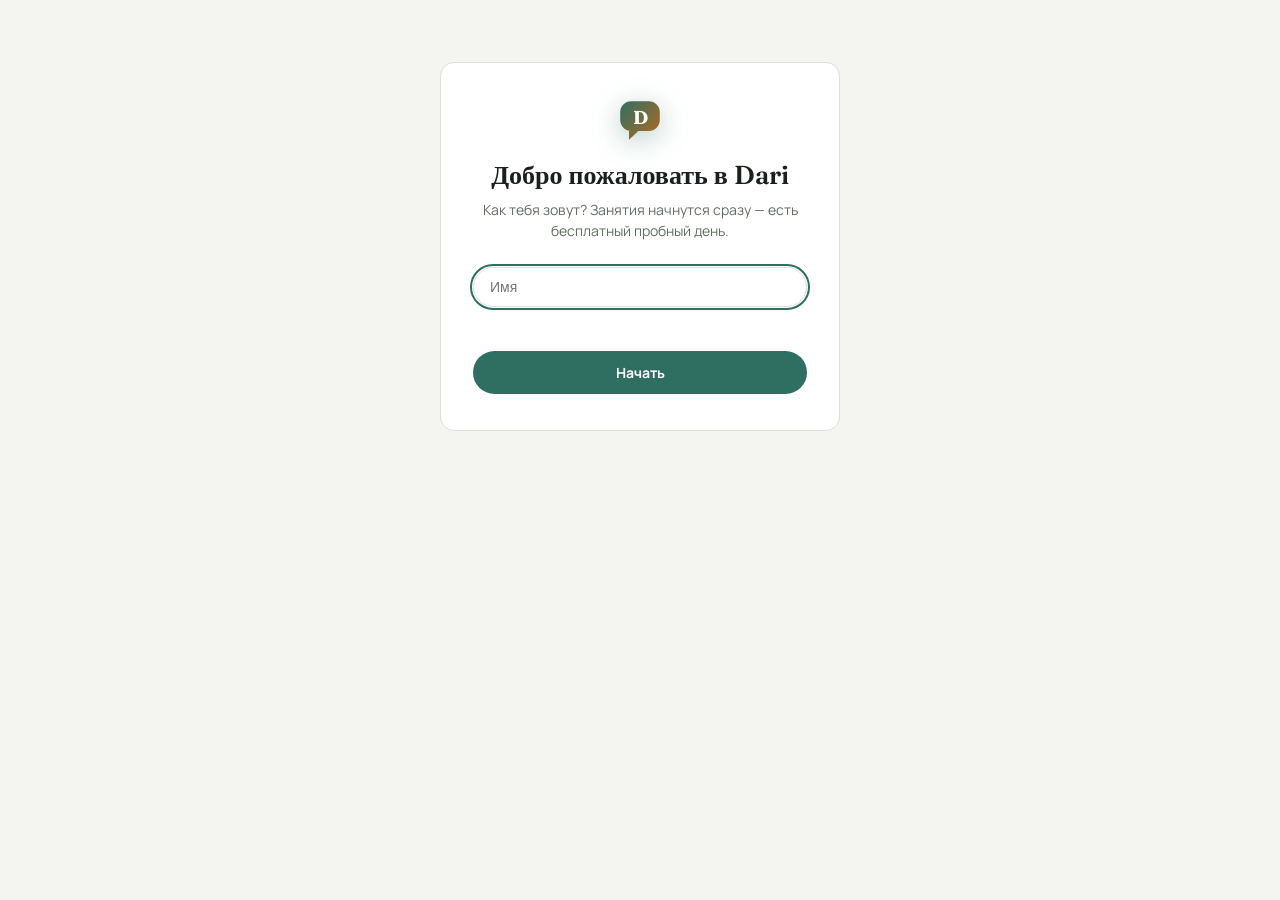
<file: wwwroot/index.html>
<!doctype html>
<html lang="ru">
<head>
<meta charset="utf-8">
<meta name="viewport" content="width=device-width, initial-scale=1, maximum-scale=1, user-scalable=no, viewport-fit=cover">
<title>Dari</title>
<link rel="icon" type="image/svg+xml" href="data:image/svg+xml,%3Csvg xmlns='http://www.w3.org/2000/svg' viewBox='0 0 40 40'%3E%3Cdefs%3E%3ClinearGradient id='g' x1='2' y1='2' x2='38' y2='34' gradientUnits='userSpaceOnUse'%3E%3Cstop offset='0' stop-color='%232E6F62'/%3E%3Cstop offset='1' stop-color='%23AE6A22'/%3E%3C/linearGradient%3E%3C/defs%3E%3Crect x='2' y='2' width='36' height='27' rx='10' fill='url(%23g)'/%3E%3Cpath d='M10 29 L10 37 L18.5 29 Z' fill='url(%23g)'/%3E%3Ctext x='20' y='24' text-anchor='middle' font-family='Georgia,serif' font-weight='700' font-size='18' fill='%23FFFFFF'%3ED%3C/text%3E%3C/svg%3E">
<link rel="apple-touch-icon" href="data:image/svg+xml,%3Csvg xmlns='http://www.w3.org/2000/svg' viewBox='0 0 40 40'%3E%3Crect width='40' height='40' rx='9' fill='%232E6F62'/%3E%3Cdefs%3E%3ClinearGradient id='g2' x1='2' y1='2' x2='38' y2='38' gradientUnits='userSpaceOnUse'%3E%3Cstop offset='0' stop-color='%232E6F62'/%3E%3Cstop offset='1' stop-color='%23AE6A22'/%3E%3C/linearGradient%3E%3C/defs%3E%3Crect width='40' height='40' rx='9' fill='url(%23g2)'/%3E%3Ctext x='20' y='27' text-anchor='middle' font-family='Georgia,serif' font-weight='700' font-size='22' fill='%23FFFFFF'%3ED%3C/text%3E%3C/svg%3E">
<meta name="apple-mobile-web-app-capable" content="yes">
<meta name="apple-mobile-web-app-title" content="Dari">
<meta name="theme-color" content="#2E6F62">
<link rel="preconnect" href="https://fonts.googleapis.com">
<link rel="stylesheet" href="https://fonts.googleapis.com/css2?family=Fraunces:opsz,wght@9..144,400;9..144,500;9..144,600;9..144,700&family=Manrope:wght@400;500;600;700;800&family=IBM+Plex+Mono:wght@400;500;600&display=swap">
<link rel="stylesheet" href="styles.css">
</head>
<body>
  <div class="app">
    <aside class="sidebar" id="sidebar"></aside>
    <main class="main"><div class="view" id="view"></div></main>
  </div>
  <nav class="tabbar" id="tabbar"></nav>
  <div class="toast" id="toast"></div>
  <div id="modal-root"></div>
  <script src="app.js"></script>
</body>
</html>
</file>
<file: wwwroot/styles.css>
:root{
  --bg:#F4F5F0;
  --surface:#FFFFFF;
  --surface-2:#EBEDE5;
  --surface-3:#EEF0E9;
  --ink:#1A211D;
  --ink-muted:#626D62;
  --ink-faint:#93998F;
  --border:#DCE0D5;
  --accent:#2E6F62;
  --accent-ink:#FFFFFF;
  --accent-soft:#DCEAE5;
  --accent-2:#AE6A22;
  --accent-2-soft:#F2E3CC;
  --success:#3F8F5F;
  --success-soft:#DFF0E4;
  --danger:#C24B41;
  --danger-soft:#F8E2DF;
  --warn:#B78620;
  --warn-soft:#F3E9D1;
  --shadow:0 1px 2px rgba(26,33,29,.06),0 6px 20px -8px rgba(26,33,29,.12);
  --radius-s:8px;
  --radius-m:14px;
  --radius-l:20px;
  --font-display:'Fraunces',Georgia,'Times New Roman',serif;
  --font-body:'Manrope',-apple-system,BlinkMacSystemFont,'Segoe UI',sans-serif;
  --font-mono:'IBM Plex Mono',ui-monospace,'SFMono-Regular',Consolas,monospace;
}
@media (prefers-color-scheme: dark){
  :root:not([data-theme="light"]){
    --bg:#121613; --surface:#191F1B; --surface-2:#202722; --surface-3:#1B211D;
    --ink:#E9EDE6; --ink-muted:#9CA79A; --ink-faint:#647063; --border:#2A322C;
    --accent:#63B9A3; --accent-ink:#0B1512; --accent-soft:#1C332C;
    --accent-2:#E1AC6E; --accent-2-soft:#372B1B;
    --success:#72C08F; --success-soft:#1D3324; --danger:#E58B82; --danger-soft:#3A2320;
    --warn:#E7C077; --warn-soft:#362C1A;
    --shadow:0 1px 2px rgba(0,0,0,.25),0 10px 28px -10px rgba(0,0,0,.5);
  }
}
:root[data-theme="dark"]{
  --bg:#121613; --surface:#191F1B; --surface-2:#202722; --surface-3:#1B211D;
  --ink:#E9EDE6; --ink-muted:#9CA79A; --ink-faint:#647063; --border:#2A322C;
  --accent:#63B9A3; --accent-ink:#0B1512; --accent-soft:#1C332C;
  --accent-2:#E1AC6E; --accent-2-soft:#372B1B;
  --success:#72C08F; --success-soft:#1D3324; --danger:#E58B82; --danger-soft:#3A2320;
  --warn:#E7C077; --warn-soft:#362C1A;
  --shadow:0 1px 2px rgba(0,0,0,.25),0 10px 28px -10px rgba(0,0,0,.5);
}
*{box-sizing:border-box;}
html,body{margin:0;padding:0;-webkit-text-size-adjust:100%;text-size-adjust:100%;touch-action:manipulation;}
body{background:var(--bg);color:var(--ink);font-family:var(--font-body);}
.app{display:flex;min-height:100vh;background:var(--bg);color:var(--ink);}
::selection{background:var(--accent-soft);color:var(--ink);}
button{font-family:inherit;color:inherit;}
a{color:inherit;}
h1,h2,h3{text-wrap:balance;margin:0;}
::-webkit-scrollbar{width:10px;height:10px;}
::-webkit-scrollbar-thumb{background:var(--border);border-radius:8px;}

/* ---------- sidebar ---------- */
.sidebar{width:236px;flex:0 0 236px;background:var(--surface-3);border-right:1px solid var(--border);display:flex;flex-direction:column;padding:20px 14px;position:sticky;top:0;height:100vh;overflow-y:auto;}
.brand{display:flex;align-items:center;gap:10px;padding:6px 10px 22px;}
.brand-mark{width:34px;height:34px;display:flex;align-items:center;justify-content:center;flex:none;}
.brand-mark svg{display:block;}
.brand-name{font-family:var(--font-display);font-weight:600;font-size:20px;letter-spacing:-.01em;}
.nav{display:flex;flex-direction:column;gap:2px;}
.nav-item{display:flex;align-items:center;gap:11px;padding:10px 12px;border-radius:var(--radius-s);color:var(--ink-muted);text-decoration:none;font-size:14.5px;font-weight:600;cursor:pointer;border:none;background:none;width:100%;text-align:left;}
.nav-item:hover{background:var(--surface-2);color:var(--ink);}
.nav-item.active{background:var(--accent-soft);color:var(--accent);}
.nav-item .ic{width:19px;height:19px;flex:none;}
.nav-spacer{flex:1;}
.sidebar-foot{padding:12px 10px 4px;font-size:12px;color:var(--ink-faint);border-top:1px solid var(--border);margin-top:8px;padding-top:14px;}
@keyframes pulse{50%{opacity:.35;}}
.tabbar{display:none;}

/* ---------- main ---------- */
.main{flex:1;min-width:0;}
.view{padding:34px 40px 80px;max-width:1180px;margin:0 auto;}
.view-narrow{max-width:760px;}
.page-head{display:flex;align-items:baseline;justify-content:space-between;gap:16px;margin-bottom:26px;flex-wrap:wrap;}
.page-title{font-family:var(--font-display);font-size:30px;font-weight:600;letter-spacing:-.01em;}
.page-sub{color:var(--ink-muted);font-size:14.5px;margin-top:4px;}

/* ---------- generic ---------- */
.card{background:var(--surface);border:1px solid var(--border);border-radius:var(--radius-m);}
.btn{display:inline-flex;align-items:center;justify-content:center;gap:8px;font-weight:700;font-size:14px;padding:11px 18px;border-radius:99px;border:1px solid transparent;cursor:pointer;transition:transform .08s ease;}
.btn:active{transform:scale(.97);}
.btn-primary{background:var(--accent);color:var(--accent-ink);}
.btn-primary:hover{filter:brightness(1.05);}
.btn-ghost{background:var(--surface-2);color:var(--ink);}
.btn-ghost:hover{background:var(--surface);border-color:var(--border);}
.btn-outline{background:transparent;border-color:var(--border);color:var(--ink);}
.btn-outline:hover{background:var(--surface-2);}
.btn-danger{background:var(--danger-soft);color:var(--danger);}
.btn:disabled{opacity:.45;cursor:not-allowed;}
.btn-sm{padding:7px 13px;font-size:12.5px;}
.btn-block{width:100%;}
.pill{display:inline-flex;align-items:center;gap:5px;font-size:11.5px;font-weight:700;padding:3px 9px;border-radius:99px;letter-spacing:.01em;}
.pill-level-A1,.pill-level-A2{background:var(--success-soft);color:var(--success);}
.pill-level-B1,.pill-level-B2{background:var(--warn-soft);color:var(--warn);}
.pill-level-C1{background:var(--danger-soft);color:var(--danger);}
.pill-muted{background:var(--surface-2);color:var(--ink-muted);}
.pill-accent{background:var(--accent-soft);color:var(--accent);}
.tag{background:var(--surface-2);color:var(--ink-muted);font-size:11.5px;font-weight:600;padding:3px 9px;border-radius:99px;}
.icon-btn{width:34px;height:34px;border-radius:50%;border:1px solid var(--border);background:var(--surface);display:inline-flex;align-items:center;justify-content:center;cursor:pointer;color:var(--ink-muted);flex:none;}
.icon-btn:hover{background:var(--surface-2);color:var(--ink);}
svg{display:block;}

/* ---------- onboarding ---------- */
.onboard-wrap{display:flex;justify-content:center;padding:28px 20px;}
.onboard-card{max-width:400px;width:100%;padding:36px 32px;text-align:center;}
.onboard-title{font-family:var(--font-display);font-size:26px;font-weight:600;margin-bottom:8px;}
.onboard-logo{display:flex;justify-content:center;margin-bottom:16px;}
.onboard-logo svg{filter:drop-shadow(0 6px 14px color-mix(in srgb, var(--accent) 35%, transparent));}
.onboard-sub{color:var(--ink-muted);font-size:14px;margin-bottom:26px;line-height:1.5;}
.code-input{width:100%;text-align:center;font-family:var(--font-mono);font-size:28px;letter-spacing:.35em;padding:14px 10px 14px 18px;border-radius:var(--radius-s);border:1px solid var(--border);background:var(--surface);color:var(--ink);}
.code-input:focus{outline:2px solid var(--accent);}
.onboard-error{color:var(--danger);font-size:13px;margin-top:12px;min-height:18px;}
.level-grid{display:grid;grid-template-columns:1fr 1fr;gap:10px;margin-top:6px;}
.level-btn{padding:18px 10px;border-radius:var(--radius-m);border:1px solid var(--border);background:var(--surface);cursor:pointer;text-align:center;}
.level-btn:hover{border-color:var(--accent);background:var(--accent-soft);}
.level-btn .lv-code{font-family:var(--font-display);font-size:22px;font-weight:600;}
.level-btn .lv-name{font-size:12px;color:var(--ink-muted);margin-top:2px;}

/* ---------- dashboard ---------- */
.home-head{margin-bottom:18px;}
.home-head-row{display:flex;align-items:center;gap:10px;margin-top:6px;flex-wrap:wrap;}
.level-pill-big{font-size:12.5px;padding:5px 12px;}
.compact-stat-row{display:grid;grid-template-columns:repeat(3,1fr);gap:10px;margin-bottom:18px;}
.compact-stat{background:var(--surface);border:1px solid var(--border);border-radius:var(--radius-s);padding:10px 8px;text-align:center;}
.cs-num{font-family:var(--font-mono);font-size:20px;font-weight:700;letter-spacing:-.01em;}
.cs-label{font-size:11px;color:var(--ink-muted);font-weight:600;margin-top:1px;}
.home-tasks-card{padding:18px 20px;}
.trial-locked-card{background:var(--accent-2-soft);border-color:var(--accent-2);}
.home-tasks-head{display:flex;justify-content:space-between;align-items:flex-start;gap:10px;margin-bottom:12px;flex-wrap:wrap;}
.today-chip-grid{display:grid;grid-template-columns:repeat(6,1fr);gap:8px;}
.today-chip{display:flex;flex-direction:column;align-items:center;gap:4px;padding:10px 4px;border-radius:var(--radius-s);background:var(--surface-2);border:1px solid transparent;cursor:pointer;text-align:center;}
.today-chip:hover{border-color:var(--border);}
.today-chip.done{background:var(--success-soft);}
.today-chip .tc-ic{width:26px;height:26px;border-radius:7px;background:var(--accent-soft);color:var(--accent);display:flex;align-items:center;justify-content:center;font-size:13px;}
.today-chip.done .tc-ic{background:var(--success);color:#fff;}
.today-chip .tc-label{font-size:10px;font-weight:700;line-height:1.2;}
.today-chip .tc-count{font-family:var(--font-mono);font-size:9.5px;color:var(--ink-muted);}
.today-chip.done .tc-count{color:var(--success);font-weight:700;}
.stat-grid{display:grid;grid-template-columns:repeat(4,1fr);gap:14px;margin-bottom:26px;}
.stat-card{padding:18px 20px;display:flex;flex-direction:column;gap:6px;}
.stat-num{font-family:var(--font-mono);font-size:30px;font-weight:600;letter-spacing:-.02em;font-variant-numeric:tabular-nums;}
.stat-label{font-size:13px;color:var(--ink-muted);font-weight:600;}
.cta-row{display:grid;grid-template-columns:1.3fr 1fr;gap:14px;margin-bottom:26px;}
.cta-card{padding:24px 26px;display:flex;flex-direction:column;gap:12px;position:relative;overflow:hidden;}
.cta-card.primary{background:var(--accent);color:var(--accent-ink);}
.cta-card.primary .cta-sub{color:color-mix(in srgb, var(--accent-ink) 75%, transparent);}
.cta-title{font-family:var(--font-display);font-size:22px;font-weight:600;}
.cta-sub{font-size:13.5px;color:var(--ink-muted);}
.cta-card.primary .btn-primary{background:var(--accent-ink);color:var(--accent);}
.cta-card .btn-outline{border-color:currentColor;}
.two-col{display:grid;grid-template-columns:1.1fr .9fr;gap:16px;}
.section-title{font-family:var(--font-display);font-size:17px;font-weight:600;margin-bottom:12px;}
.panel{padding:20px 22px;}
.level-row{display:flex;align-items:center;gap:12px;padding:9px 0;}
.level-row .lv-label{width:96px;flex:none;font-size:12.5px;font-weight:700;color:var(--ink-muted);}
.bar-track{flex:1;height:8px;border-radius:99px;background:var(--surface-2);overflow:hidden;}
.bar-fill{height:100%;border-radius:99px;background:var(--accent);transition:width .3s ease;}
.level-row .lv-count{width:64px;flex:none;text-align:right;font-family:var(--font-mono);font-size:12px;color:var(--ink-muted);}
.chart-wrap{padding:20px 22px;}
.info-grid{display:grid;grid-template-columns:repeat(3,1fr);gap:14px;}
.info-card{padding:18px 20px;display:flex;flex-direction:column;gap:6px;}
.info-ic{font-size:20px;line-height:1;}
.info-title{font-weight:700;font-size:14px;}
.info-text{font-size:12.5px;color:var(--ink-muted);line-height:1.5;}

/* ---------- block picker ---------- */
.tasks-cta{margin-bottom:16px;}
.tasks-cta .btn{width:100%;padding:14px 18px;font-size:15px;}
.overall-progress-strip{display:flex;align-items:center;gap:12px;margin-bottom:22px;padding:0 2px;}
.overall-progress-strip .ops-label{font-size:12px;color:var(--ink-muted);white-space:nowrap;}
.overall-progress-strip .ops-pct{font-family:var(--font-mono);font-size:12px;color:var(--ink-muted);white-space:nowrap;}
.overall-progress-strip .bar-track{height:5px;}
.overall-progress .bar-track{height:12px;margin-top:10px;}
.block-grid{display:grid;grid-template-columns:repeat(3,1fr);gap:14px;}
.block-card{padding:20px;cursor:pointer;display:flex;flex-direction:column;gap:8px;position:relative;}
.block-card:hover{border-color:var(--accent);}
.block-ic{width:38px;height:38px;border-radius:10px;background:var(--accent-soft);color:var(--accent);display:flex;align-items:center;justify-content:center;font-size:18px;}
.block-title{font-weight:700;font-size:15px;}
.block-desc{font-size:12.5px;color:var(--ink-muted);line-height:1.4;}
.block-progress{margin-top:6px;}
.block-progress .bar-track{height:6px;}
.block-progress-label{font-family:var(--font-mono);font-size:11px;color:var(--ink-muted);margin-top:4px;}
.block-done .block-ic{background:var(--success-soft);color:var(--success);}
.block-body{display:contents;}
.block-num{color:var(--ink-faint);font-weight:600;margin-right:4px;}
.block-soon{cursor:default;opacity:.55;}
.block-soon:hover{border-color:var(--border);}
.block-soon .block-ic{background:var(--surface-2);color:var(--ink-faint);}
.soon-badge{display:inline-block;font-size:10px;font-weight:700;letter-spacing:.04em;text-transform:uppercase;color:var(--ink-muted);background:var(--surface-2);border-radius:99px;padding:2px 7px;vertical-align:middle;margin-left:2px;}

/* ---------- session / swipe flashcard ---------- */
.session-shell{max-width:640px;margin:0 auto;}
.session-back{margin-bottom:14px;}
.session-goal{margin-bottom:16px;}
.session-goal-row{display:flex;justify-content:space-between;font-size:12.5px;color:var(--ink-muted);margin-bottom:6px;}
.session-goal-row b{color:var(--ink);font-family:var(--font-mono);font-weight:700;}
.session-goal .bar-track{height:7px;}
.session-goal.goal-met .bar-fill{background:var(--success);}
.flash-stage{position:relative;}
.flash{
  background:var(--surface);border:1px solid var(--border);border-radius:var(--radius-l);
  min-height:340px;display:flex;flex-direction:column;align-items:center;justify-content:flex-start;text-align:center;
  padding:78px 28px 66px;gap:14px;box-shadow:var(--shadow);position:relative;width:100%;
  touch-action:none;user-select:none;cursor:grab;overflow:hidden;z-index:2;
}
.flash.swiping{transition:none;cursor:grabbing;}
/* Practice screens (quiz/type/fill/listen/speak) reuse .flash for the
   shared card look, but don't need the swipe card's big top/bottom padding
   reserved for the up/down swipe-zone chevrons - that padding alone ate
   ~140px of vertical space that's sorely needed when the keyboard is open. */
.flash.flash-compact{min-height:0;padding:26px 24px;touch-action:auto;user-select:auto;cursor:default;}
.flash-badges{position:absolute;top:18px;left:20px;right:20px;display:flex;justify-content:space-between;align-items:flex-start;pointer-events:none;z-index:1;}
.flash-badges .right-badges{display:flex;gap:8px;align-items:center;pointer-events:auto;}
.flash-word{font-family:var(--font-display);font-size:44px;font-weight:600;letter-spacing:-.01em;line-height:1.1;}
.flash-ipa{font-family:var(--font-mono);color:var(--ink-muted);font-size:15px;}
.flash-translation{
  width:100%;max-width:420px;margin-top:16px;padding:16px 18px;background:var(--surface-2);
  border:1px solid var(--border);border-radius:var(--radius-m);display:flex;flex-direction:column;gap:10px;
}
.flash-ru{font-family:var(--font-display);font-size:24px;color:var(--accent-2);font-weight:600;}
.flash-ex{font-size:14.5px;line-height:1.5;color:var(--ink-muted);}
.flash-ex mark{background:var(--accent-soft);color:var(--accent);padding:0 3px;border-radius:4px;font-weight:700;}
.flash-ex-ru{font-size:13px;line-height:1.5;color:var(--ink-faint);}
.flash-hint{margin-top:10px;font-size:12.5px;font-weight:700;color:var(--accent);background:var(--accent-soft);padding:7px 16px;border-radius:99px;pointer-events:none;}
.flash-content{position:relative;z-index:1;display:flex;flex-direction:column;align-items:center;gap:2px;width:100%;}
.swipe-zone{
  position:absolute;left:0;right:0;height:50px;display:flex;align-items:center;
  justify-content:center;gap:8px;transition:opacity .06s linear;pointer-events:none;z-index:0;
}
.swipe-zone.up{top:0;background:linear-gradient(to bottom, color-mix(in srgb, var(--success) 30%, transparent), transparent);opacity:.55;}
.swipe-zone.down{bottom:0;background:linear-gradient(to top, color-mix(in srgb, var(--danger) 30%, transparent), transparent);opacity:.55;}
.swipe-zone .sz-arrow{font-size:26px;line-height:1;}
.swipe-zone.up .sz-arrow,.swipe-zone.up .sz-label{color:var(--success);}
.swipe-zone.down .sz-arrow,.swipe-zone.down .sz-label{color:var(--danger);}
.swipe-zone .sz-label{font-size:14px;font-family:var(--font-display);font-weight:700;}
.session-empty{text-align:center;padding:70px 20px;color:var(--ink-muted);}
.session-empty .big-ic{font-size:44px;margin-bottom:10px;}
.goal-modal{text-align:center;}
.goal-modal .big-ic{font-size:48px;margin-bottom:10px;}

/* ---------- bank ---------- */
.bank-controls{display:flex;gap:10px;margin-bottom:16px;flex-wrap:wrap;align-items:center;}
.search-input{flex:1;min-width:220px;padding:11px 16px;border-radius:99px;border:1px solid var(--border);background:var(--surface);color:var(--ink);font-size:14px;}
.search-input:focus{outline:2px solid var(--accent);outline-offset:1px;}
.chip-select{padding:10px 14px;border-radius:99px;border:1px solid var(--border);background:var(--surface);color:var(--ink);font-size:13px;font-weight:600;}
.bank-table-wrap{overflow-x:auto;}
.bank-table{width:100%;min-width:560px;border-collapse:collapse;}
.bank-row{cursor:pointer;border-bottom:1px solid var(--border);}
.bank-row:hover{background:var(--surface-2);}
.bank-row td{padding:11px 10px;font-size:14px;vertical-align:middle;}
.bank-word{font-weight:700;font-family:var(--font-display);font-size:16px;}
.bank-ru{color:var(--ink-muted);}
.status-dot{width:8px;height:8px;border-radius:50%;display:inline-block;margin-right:6px;}
.status-new .status-dot{background:var(--ink-faint);}
.status-review .status-dot{background:var(--accent);}
.status-mastered .status-dot{background:var(--success);}
.bank-count{color:var(--ink-muted);font-size:13px;margin:10px 0 20px;}
.star-btn{background:none;border:none;cursor:pointer;color:var(--ink-faint);padding:4px;}
.star-btn.on{color:var(--accent-2);}
.load-more{display:flex;justify-content:center;margin-top:18px;}

/* ---------- word detail modal ---------- */
.modal-backdrop{position:fixed;inset:0;background:rgba(10,14,11,.45);display:flex;align-items:center;justify-content:center;z-index:50;padding:20px;}
.modal{background:var(--surface);border-radius:var(--radius-l);max-width:480px;width:100%;padding:30px;box-shadow:var(--shadow);max-height:88vh;overflow-y:auto;}
.modal-top{display:flex;justify-content:space-between;align-items:flex-start;}
.modal-actions{display:flex;gap:10px;margin-top:22px;flex-wrap:wrap;}
.help-fab{
  position:fixed;top:16px;right:16px;width:34px;height:34px;border-radius:50%;z-index:60;
  background:var(--surface);border:1px solid var(--border);color:var(--ink-muted);font-family:var(--font-display);
  font-weight:700;font-size:15px;cursor:pointer;box-shadow:var(--shadow);
}
.help-fab:hover{color:var(--accent);border-color:var(--accent);}
.help-list{display:flex;flex-direction:column;gap:14px;margin-top:16px;text-align:left;}
.help-item{display:flex;gap:12px;align-items:flex-start;font-size:13.5px;line-height:1.5;color:var(--ink-muted);}
.help-item b{color:var(--ink);}
.help-num{width:22px;height:22px;border-radius:50%;background:var(--accent-soft);color:var(--accent);font-family:var(--font-mono);font-weight:700;font-size:11.5px;display:flex;align-items:center;justify-content:center;flex:none;margin-top:1px;}
.modal-meta{display:flex;gap:8px;margin:10px 0 4px;flex-wrap:wrap;}

/* ---------- practice item screens ---------- */
.practice-shell{max-width:600px;margin:0 auto;}
.practice-head{display:flex;justify-content:space-between;align-items:center;margin-bottom:18px;}
.score-pill{font-family:var(--font-mono);font-size:13px;color:var(--ink-muted);margin-right:44px;}
.mc-options{display:grid;gap:10px;margin-top:22px;}
.mc-opt{text-align:left;padding:14px 16px;border-radius:var(--radius-s);border:1px solid var(--border);background:var(--surface);cursor:pointer;font-size:15px;font-weight:600;}
.mc-opt:hover{background:var(--surface-2);}
.mc-opt.correct{background:var(--success-soft);border-color:var(--success);color:var(--success);}
.mc-opt.wrong{background:var(--danger-soft);border-color:var(--danger);color:var(--danger);}
.type-input{width:100%;padding:14px 16px;border-radius:var(--radius-s);border:1px solid var(--border);background:var(--surface);color:var(--ink);font-size:17px;font-family:var(--font-mono);margin-top:16px;}
.type-input:focus{outline:2px solid var(--accent);}
.type-input.correct{border-color:var(--success);}
.type-input.wrong{border-color:var(--danger);}
.feedback-row{margin-top:14px;font-size:14px;min-height:22px;}
.feedback-row.correct{color:var(--success);}
.feedback-row.wrong{color:var(--danger);}
.mic-row{display:flex;flex-direction:column;align-items:center;gap:12px;margin-top:20px;}
.mic-btn{width:64px;height:64px;border-radius:50%;background:var(--accent);color:var(--accent-ink);border:none;cursor:pointer;display:flex;align-items:center;justify-content:center;}
.mic-btn.listening{animation:pulse 1s infinite;background:var(--danger);}
.heard-text{font-family:var(--font-mono);font-size:14px;color:var(--ink-muted);min-height:20px;}

/* ---------- stats ---------- */
.donut-wrap{display:flex;align-items:center;gap:24px;}
.legend{display:flex;flex-direction:column;gap:8px;font-size:13px;}
.legend-item{display:flex;align-items:center;gap:8px;}
.legend-dot{width:9px;height:9px;border-radius:50%;flex:none;}
.heatmap{display:grid;grid-auto-flow:column;grid-template-rows:repeat(7,1fr);gap:3px;overflow-x:auto;padding-bottom:4px;}
.heat-cell{width:12px;height:12px;border-radius:3px;background:var(--surface-2);}

/* ---------- settings ---------- */
.field-group{margin-bottom:24px;}
.field-label{font-weight:700;font-size:14px;margin-bottom:6px;}
.field-hint{font-size:12.5px;color:var(--ink-muted);margin-bottom:10px;}
.slider-row{display:flex;align-items:center;gap:14px;}
input[type=range]{flex:1;accent-color:var(--accent);}
.range-val{font-family:var(--font-mono);font-weight:600;width:32px;text-align:right;}
.settings-row{display:flex;justify-content:space-between;align-items:center;padding:14px 0;border-bottom:1px solid var(--border);gap:14px;}
.category-row{display:flex;justify-content:space-between;align-items:center;padding:14px 0;border-bottom:1px solid var(--border);gap:14px;cursor:pointer;}
.category-row:last-child{border-bottom:none;}
.category-row:hover .cat-row-title{color:var(--accent);}
.cat-row-main{display:flex;align-items:center;gap:12px;}
.cat-row-main .ic{width:20px;height:20px;color:var(--ink-muted);flex:none;}
.cat-row-title{font-weight:700;font-size:14.5px;}
.cat-row-arrow{font-size:20px;color:var(--ink-faint);}
.settings-row:last-child{border-bottom:none;}
.toast{position:fixed;bottom:26px;left:50%;transform:translateX(-50%);background:var(--ink);color:var(--bg);padding:11px 20px;border-radius:99px;font-size:13.5px;font-weight:600;box-shadow:var(--shadow);z-index:100;opacity:0;pointer-events:none;transition:opacity .2s, transform .2s;}
.toast.show{opacity:1;transform:translateX(-50%) translateY(-6px);}

/* ===== visual feedback: flashes + confetti (replaces sound) ===== */
.screen-flash{position:fixed;inset:0;z-index:250;pointer-events:none;opacity:0;}
.screen-flash.good{background:radial-gradient(circle at 50% 18%, color-mix(in srgb, var(--success) 50%, transparent), transparent 68%);animation:flashPop .5s ease-out forwards;}
.screen-flash.hard{background:radial-gradient(circle at 50% 82%, color-mix(in srgb, var(--danger) 42%, transparent), transparent 68%);animation:flashPop .5s ease-out forwards;}
.screen-flash.celebrate{background:radial-gradient(circle at 50% 35%, color-mix(in srgb, var(--accent-2) 55%, transparent), transparent 72%),radial-gradient(circle at 50% 65%, color-mix(in srgb, var(--accent) 45%, transparent), transparent 75%);animation:flashPop .9s ease-out forwards;}
.screen-flash.transition{background:radial-gradient(circle at 50% 50%, color-mix(in srgb, var(--accent) 28%, transparent), transparent 70%);animation:flashPop .35s ease-out forwards;}
@keyframes flashPop{0%{opacity:0;}18%{opacity:1;}100%{opacity:0;}}
.confetti-piece{position:fixed;top:12%;width:8px;height:8px;border-radius:2px;z-index:260;pointer-events:none;animation:confettiFall 1.1s cubic-bezier(.2,.6,.4,1) forwards;}
@keyframes confettiFall{0%{transform:translate(0,0) rotate(0deg);opacity:1;}100%{transform:translate(var(--dx),480px) rotate(var(--rot));opacity:0;}}
.flash.flash-good{box-shadow:0 0 0 3px var(--success), var(--shadow);}
.flash.flash-hard{box-shadow:0 0 0 3px var(--danger), var(--shadow);}

@media (max-width:880px){
  .sidebar{display:none;}
  .view{padding:20px 16px 90px;}
  .stat-grid{grid-template-columns:repeat(2,1fr);}
  .cta-row{grid-template-columns:1fr;}
  .two-col{grid-template-columns:1fr;}
  .block-grid{grid-template-columns:1fr 1fr;}
  .info-grid{grid-template-columns:1fr;}
  .today-chip-grid{grid-template-columns:repeat(3,1fr);}
  .compact-stat-row{grid-template-columns:repeat(3,1fr);}
  .tabbar{
    display:flex;position:fixed;bottom:0;left:0;right:0;
    background:color-mix(in srgb, var(--surface-3) 88%, transparent);
    backdrop-filter:blur(14px) saturate(1.4);-webkit-backdrop-filter:blur(14px) saturate(1.4);
    border-top:1px solid var(--border);justify-content:space-around;
    padding:8px 6px calc(10px + env(safe-area-inset-bottom));
    box-shadow:0 -6px 20px -10px rgba(26,33,29,.18);
    z-index:40;touch-action:manipulation;
  }
  .tab-item{
    display:flex;flex-direction:column;align-items:center;gap:3px;background:none;border:none;
    color:var(--ink-muted);font-size:10.5px;font-weight:700;letter-spacing:.1px;
    padding:6px 4px;flex:1;border-radius:var(--radius-s);
    transition:color .15s ease, transform .12s ease;
  }
  .tab-item:active{transform:scale(.93);}
  .tab-item.active{color:var(--accent);}
  .tab-item .ic{width:20px;height:20px;transition:transform .15s ease;}
  .tab-item.active .ic{transform:translateY(-1px);}
  .tab-item-main{padding-top:0;}
  .tab-main-circle{
    width:46px;height:46px;border-radius:50%;
    background:linear-gradient(155deg, var(--accent), color-mix(in srgb, var(--accent) 78%, #000));
    color:var(--accent-ink);display:flex;align-items:center;justify-content:center;
    margin-top:-24px;box-shadow:0 6px 16px -4px color-mix(in srgb, var(--accent) 55%, transparent);
    border:3px solid var(--surface-3);transition:box-shadow .15s ease, transform .12s ease;
  }
  .tab-item-main:active .tab-main-circle{transform:scale(.94);}
  .tab-item-main .ic{width:22px;height:22px;}
  .tab-item-main span{margin-top:4px;}
  .tab-item-main.active .tab-main-circle{box-shadow:0 0 0 4px var(--accent-soft), 0 6px 16px -4px color-mix(in srgb, var(--accent) 55%, transparent);}
}
@media (max-width:600px){
  .block-grid{grid-template-columns:1fr;gap:8px;}
  .block-card{flex-direction:row;align-items:center;padding:12px 14px;gap:12px;}
  .block-ic{width:34px;height:34px;font-size:16px;flex:none;}
  .block-body{display:flex;flex-direction:column;gap:3px;flex:1;min-width:0;}
  .block-body .block-title{font-size:14px;}
  .block-desc{display:none;}
  .block-progress{margin-top:0;}
}
@media (max-width:520px){
  .flash-word{font-size:32px;}
  /* Tighter onboarding card so title+inputs+button all still fit once the
     on-screen keyboard eats ~45% of the viewport height on a phone. */
  .onboard-wrap{padding:14px 16px;}
  .onboard-card{padding:22px 20px;}
  .onboard-logo{margin-bottom:8px;}
  .onboard-title{font-size:20px;margin-bottom:5px;}
  .onboard-sub{font-size:12.5px;margin-bottom:14px;}
}
@media (prefers-reduced-motion: reduce){
  *{animation-duration:.001ms !important;transition-duration:.001ms !important;}
}
</file>
